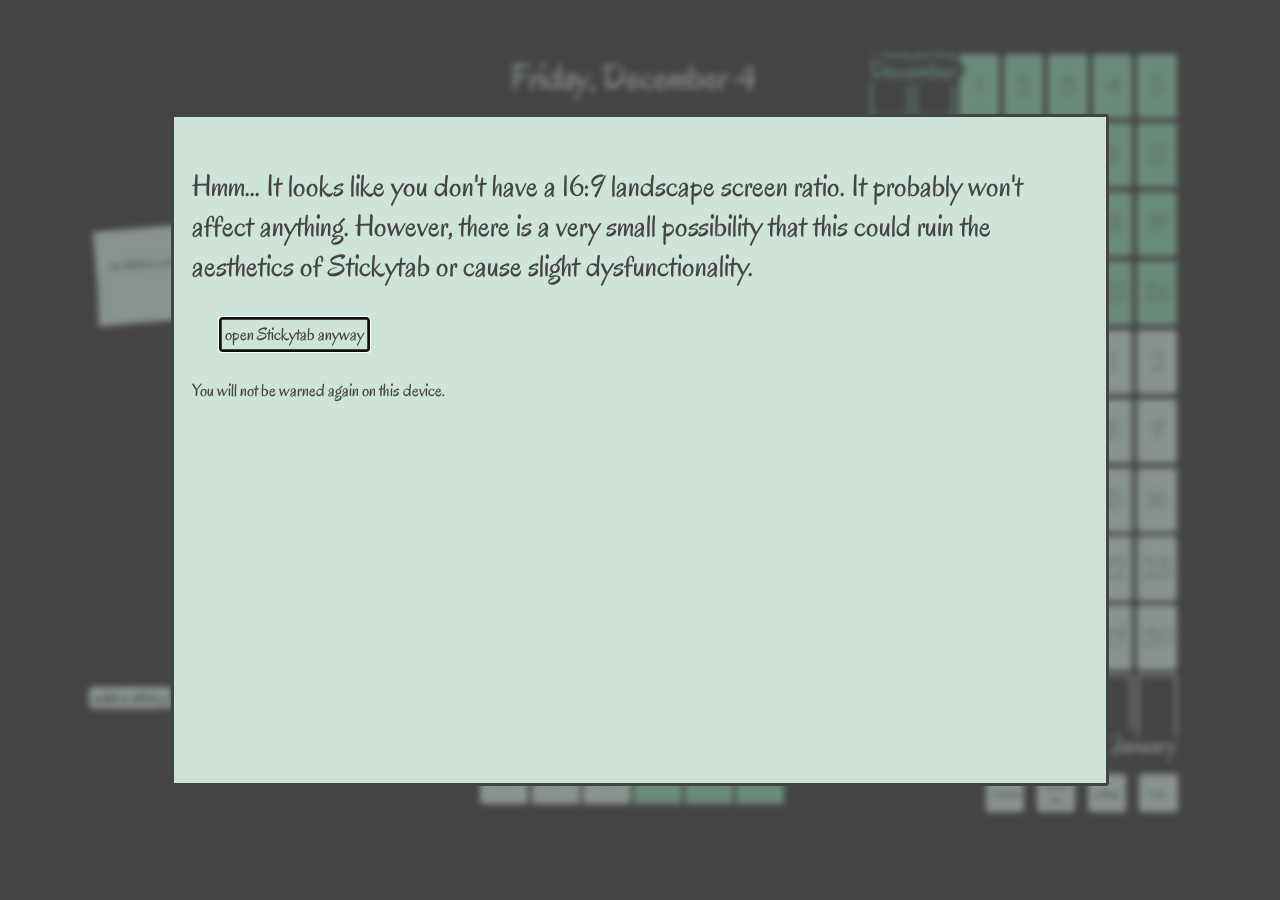
<file: index.html>
<!DOCTYPE html>
<html>
    <head>
        <meta charset="UTF-8">
        <title>New Tab || stickytab by kpoovakan</title>
        <link rel="shortcut icon" type="image/png" href="favicon.png">
        <link rel="preconnect" href="https://fonts.googleapis.com">
        <link rel="preconnect" href="https://fonts.gstatic.com" crossorigin>
        <link href="https://fonts.googleapis.com/css2?family=Oregano:ital@0;1&display=swap" rel="stylesheet">
        <link rel="stylesheet" type="text/css" href="style.css">
        <script src="script.js" defer></script>
    </head>
    <body>
        <iframe src="components/stickies.html" class="stickies"></iframe>
        <div class="info">
            <div style="display: block;">
                <p id="date" class="date"></p>
                <p id="time" class="time"></p>
                <input class="webpage" type="search" id="webpage" name="webpage" autocomplete="off" onclick="this.select()" placeholder="type a WEBPAGE URL then press enter to open webpage" oninput="websearchAutocomplete()" autofocus /></input> <!-- onchange="webpage(this)" -->
                <div class="searchgrid">
                    <input class="websearch" type="search" id="websearch" name="websearch" autocomplete="off" onclick="this.select()" placeholder="type a WEBSEARCH QUERY then press enter to search the web" onchange="websearch(this)" /></input> <!-- oninput -->
                    <select id="searchoption" class="searchoption" onchange="searchOption()">
                        <option value="DuckDuckGo" selected>DuckDuckGo</option>
                        <option value="Google">Google</option>
                        <option value="Bing">Bing</option>
                    </select>
                </div>
                <iframe src="components/calculator.html" class="calculator"></iframe>
            </div>
        </div>
        <div class="components">
            <div class="siteList" style="display: none;">
                <table id="siteList" width="100%;" style="border-collapse: collapse;"></table>
            </div>
            <div class="calendarIframeContainer" onclick="editCalendar()">
                <iframe src="components/calendar.html" class="calendarIframe"></iframe>
            </div>
            <div style="width: 100%; display: flex; justify-content: flex-end;">
                <button class="settingsButtons" onclick="editCalendar()">calendar</button>
                <button class="settingsButtons" onclick="editSites()">saved sites</button>
                <button class="settingsButtons" onclick="editSettings()">settings</button>
                <button class="settingsButtons" style="margin-right: 1vw;" onclick="openHelp()">help</button>
            </div>
        </div>
        <dialog id="editSites">
            <div style="display: flex;">
                <div class="editSitesSpacer"></div>
                <div class="editSitesContent">
                    <p class="editSitesHeader">add a site</p>
                    <input type="text" class="editSitesInput" id="addSite" name="addSite" autocomplete="off" onclick="this.select()" onchange="storageAdd(this.value)" placeholder="press enter to add site.."></input>
                    <p>you must include the http or https at the beginning of the site url.</p>
                </div>
                <div class="editSitesSpacer"></div>
                <div class="editSitesContent">
                    <p class="editSitesHeader">remove a site</p>
                    <div class="siteList">
                        <table id="editSitesList" width="100%;" style="border-collapse: collapse; font-size: 2vh;"></table>
                    </div>
                </div>
                <div class="editSitesSpacer"></div>
            </div>
            <button class="closeDialog" onclick="closeSiteEditor()">save changes and close</button>
        </dialog>
        <dialog id="settings">
            <div style="display: inline; font-size: 2vw;">
                <p style="margin-top: 0;">time format: 
                    <select class="settingsSelect" width="auto" onchange="setTimeFormat(this)">
                        <option value="onload" disabled selected hidden>pick new time format</option>
                        <option value="12">12 HOUR</option>
                        <option value="24">24 HOUR</option>
                    </select>
                //this is the time format for the clock.</p>
                <p>default search engine: 
                    <select class="settingsSelect" width="auto" onchange="setSearchEngine(this)">
                        <option value="onload" disabled selected hidden>pick new engine</option>
                        <option value="DuckDuckGo">Duck Duck Go</option>
                        <option value="Google">Google</option>
                        <option value="Bing">Bing</option>
                    </select>
                // this is the default search engine for websearches.</p>
                <p>Desmos button: 
                    <select class="settingsSelect" width="auto" onchange="setDesmos(this)">
                        <option value="onload" disabled selected hidden>pick new Desmos link</option>
                        <option value="scientific">scientific calculator</option>
                        <option value="calculator">graphing calculator</option>
                        <option value="fourfunction">four function calculator</option>
                        <option value="matrix">matrix calculator</option>
                        <option value="geometry">geometry calculator</option>
                        <option value="3d">3D calculator</option>
                        <option value="notebook">Desmos notebook</option>
                    </select>
                // the Desmos button on the calculator will open this Desmos link.</p>
                <p>include date number behind calendar events: 
                    <select class="settingsSelect" width="auto" onchange="calendarDayNum(this)">
                        <option value="onload" disabled selected hidden>pick setting</option>
                        <option value="0">false</option>
                        <option value="1">true</option>
                    </select>
                // this is a setting for including the date as a number on days that have events. it looks better but decreases readability.</p>
                <!--<p>export or import Stickytab data:<span id="stickysave"></span><br>
                    <button class="settingsButton" onclick="stickyDownload()">download stickies</button>
                    <button class="settingsButton" onclick="calendarDownload()">download calendar data</button>
                    <button class="settingsButton" onclick="preferencesDownload()">download preferences</button>
                    <br>
                    <button class="settingsButton" onclick="stickyUpload()">upload stickies</button>
                    <button class="settingsButton" onclick="calendarUpload()">upload calendar data</button>
                    <button class="settingsButton" onclick="preferencesUpload()">upload preferences</button>-->
                </p>
            </div>
            <button class="closeDialog" onclick="closeSettingsEditor()">save changes and close</button>
        </dialog>
        <dialog id="calendarSettings">
            <div style="display: flex; font-size: 1.314vw; height: 100%; width: 100%; gap: 5%; flex: 0 0 20%;">
                <div style="display: block; height: 100%;">
                    <div style="height: 99%; border: 31px solid var(--colorBackground); margin: 0; box-sizing: border-box;">
                        <iframe src="components/calendar.html" class="calendarIframe" id="calendarSettingsPreview"></iframe>
                    </div>
                </div>
                <div>
                    <p style="text-align: left; font-size: 2vw;">add event</p>
                    <p>select month: 
                        <select class="settingsSelect settingsCalendar" width="auto" id="calendarSetMonth" autocomplete="off">
                            <option value="onload" disabled selected hidden>last month (kidding!)</option>
                            <option value="0">this month</option>
                            <option value="1">next month</option>
                        </select>
                    </p>
                    <p>enter date: 
                        <input type="number" id="calendarSetDate" min="1" max="31" class="settingsSelect settingsCalendar" placeholder="27" autocomplete="off">
                    </p>
                    <p>event title: 
                        <input id="calendarSetDetails" class="settingsInput settingsCalendar" placeholder="Mariposa's birthday" autocomplete="off">
                    </p>
                    <button onclick="calendarAddEvent()" class="settingsButton settingsCalendar">add this event to calendar</button>
                </div>
                <div>
                    <p style="text-align: left; font-size: 2vw;">remove event</p>
                    <p>month to remove from: 
                        <select class="settingsSelect settingsCalendar" width="auto" id="calendarRemoveMonth" onchange="calendarEventsToRemove()" autocomplete="off">
                            <option value="onload" disabled selected hidden>13th month of the year (kidding!)</option>
                            <option value="0">this month</option>
                            <option value="1">next month</option>
                        </select>
                    </p>
                    <p>date for event to remove: 
                        <input type="number" id="calendarRemoveDate" min="1" max="31" class="settingsSelect settingsCalendar" placeholder="25" onchange="calendarEventsToRemove()" autocomplete="off">
                    </p>
                    <p id="calendarRemoveSpecify">please enter all requested data...</p>
                </div>
                <button class="closeDialog" onclick="closeCalendarEditor()">save changes and close</button>
            </div>
        </dialog>
        <div class="searchAutocomplete" id="searchAutocomplete" style="display: none;" onmouseenter="autocompleteTransparent()" onmouseleave="highlightSelection()">
            <p>3.141592653589792384626433...</p>
        </div>
        <dialog id="preventMobile" autofocus tabindex="-1">
            <p style="font-size: 31px;">Hmm... It looks like you don't have a 16:9 landscape screen ratio. It probably won't affect anything. However, there is a very small possibility that this could ruin the aesthetics of Stickytab or cause slight dysfunctionality.</p>
            <button class="closeDialog" style="position: static;" onclick="closeMobileWarning()">open Stickytab anyway</button>
            <p>You will not be warned again on this device.</p>
        </dialog>
        <noscript><dialog open class="noJavaScript">Uh-oh, Stickytab isn't working! To fix this error, you'll need to enable JavaScript.</dialog></noscript>
        <script src="storage.js"></script>
        <script src="search.js" defer></script>
    </body>
</html>
</file>
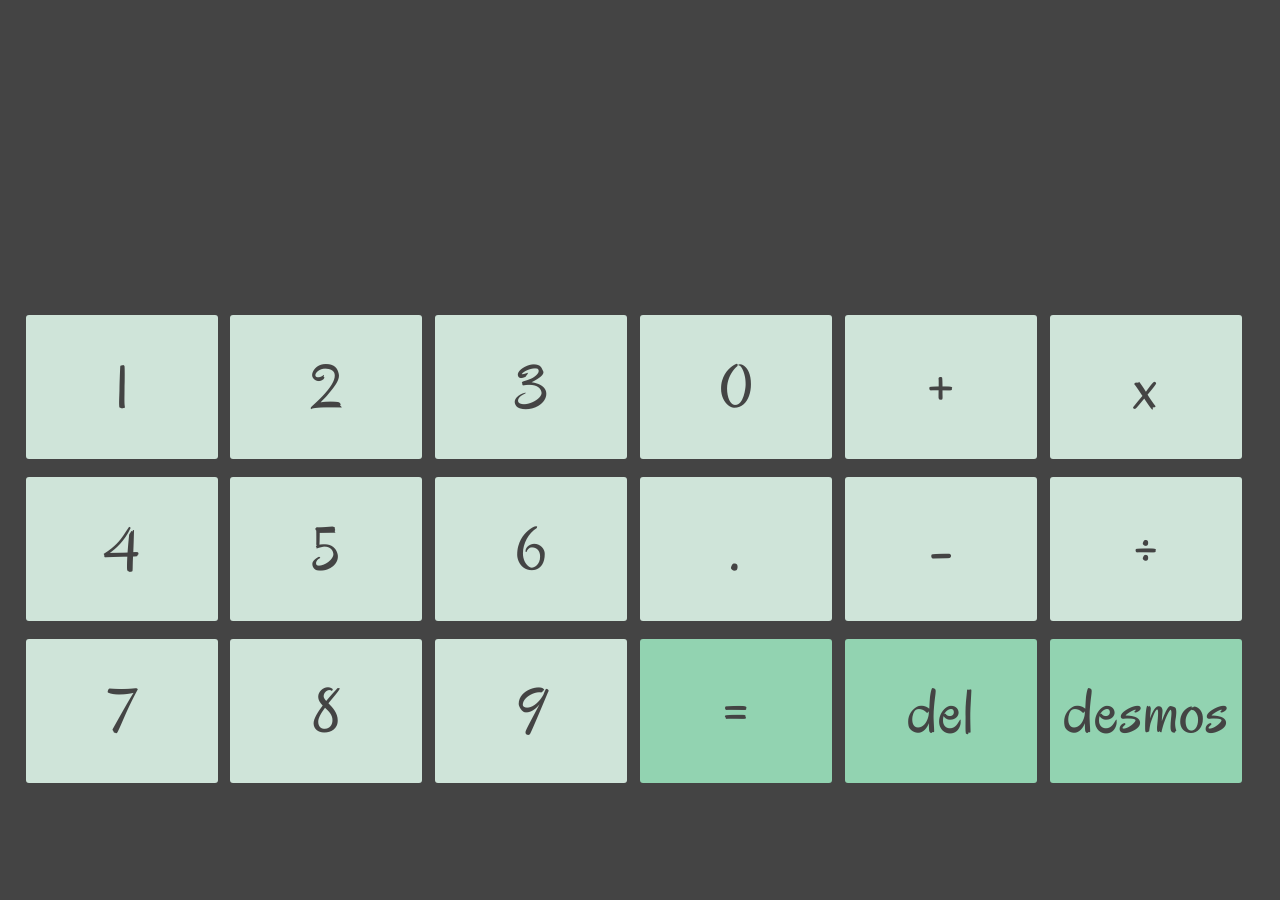
<file: components/calculator.html>
<!DOCTYPE html>
<html>
    <head>
        <meta charset="UTF-8">
        <meta name="robots" content="noindex">
        <link rel="stylesheet" type="text/css" href="../style.css">
        <link rel="preconnect" href="https://fonts.googleapis.com">
        <link rel="preconnect" href="https://fonts.gstatic.com" crossorigin>
        <link href="https://fonts.googleapis.com/css2?family=Oregano:ital@0;1&display=swap" rel="stylesheet">
        <script src="calculator.js"></script>
    </head>
    <body>
        <div class="calculatorContainer" id="calculatorContainer">
            <div class="calculatorAnswer" id="answer"></div>
            <div class="buttonRow">
                <button class="calculatorButtons" onclick="updateCurrentValue(1)">1</button>
                <button class="calculatorButtons" onclick="updateCurrentValue(2)">2</button>
                <button class="calculatorButtons" onclick="updateCurrentValue(3)">3</button>
                <button class="calculatorButtons" onclick="updateCurrentValue(0)">0</button>
                <button class="calculatorButtons" onclick="action('add')">+</button>
                <button class="calculatorButtons" onclick="action('multiply')">x</button>
            </div>
            <div class="buttonRow">
                <button class="calculatorButtons" onclick="updateCurrentValue(4)">4</button>
                <button class="calculatorButtons" onclick="updateCurrentValue(5)">5</button>
                <button class="calculatorButtons" onclick="updateCurrentValue(6)">6</button>
                <button class="calculatorButtons" onclick="updateCurrentValue('decimal')">.</button>
                <button class="calculatorButtons" onclick="action('subtract')">-</button>
                <button class="calculatorButtons" onclick="action('divide')">÷</button>
            </div>
            <div class="buttonRow">
                <button class="calculatorButtons" onclick="updateCurrentValue(7)">7</button>
                <button class="calculatorButtons" onclick="updateCurrentValue(8)">8</button>
                <button class="calculatorButtons" onclick="updateCurrentValue(9)">9</button>
                <button class="calculatorButtons calculatorButtonsAccent" onclick="equals()">=</button>
                <button class="calculatorButtons calculatorButtonsAccent" onclick="del()">del</button>
                <button class="calculatorButtons calculatorButtonsAccent" onclick="openDesmos()">desmos</button>
            </div>
        </div>
    </body>
</html>
</file>
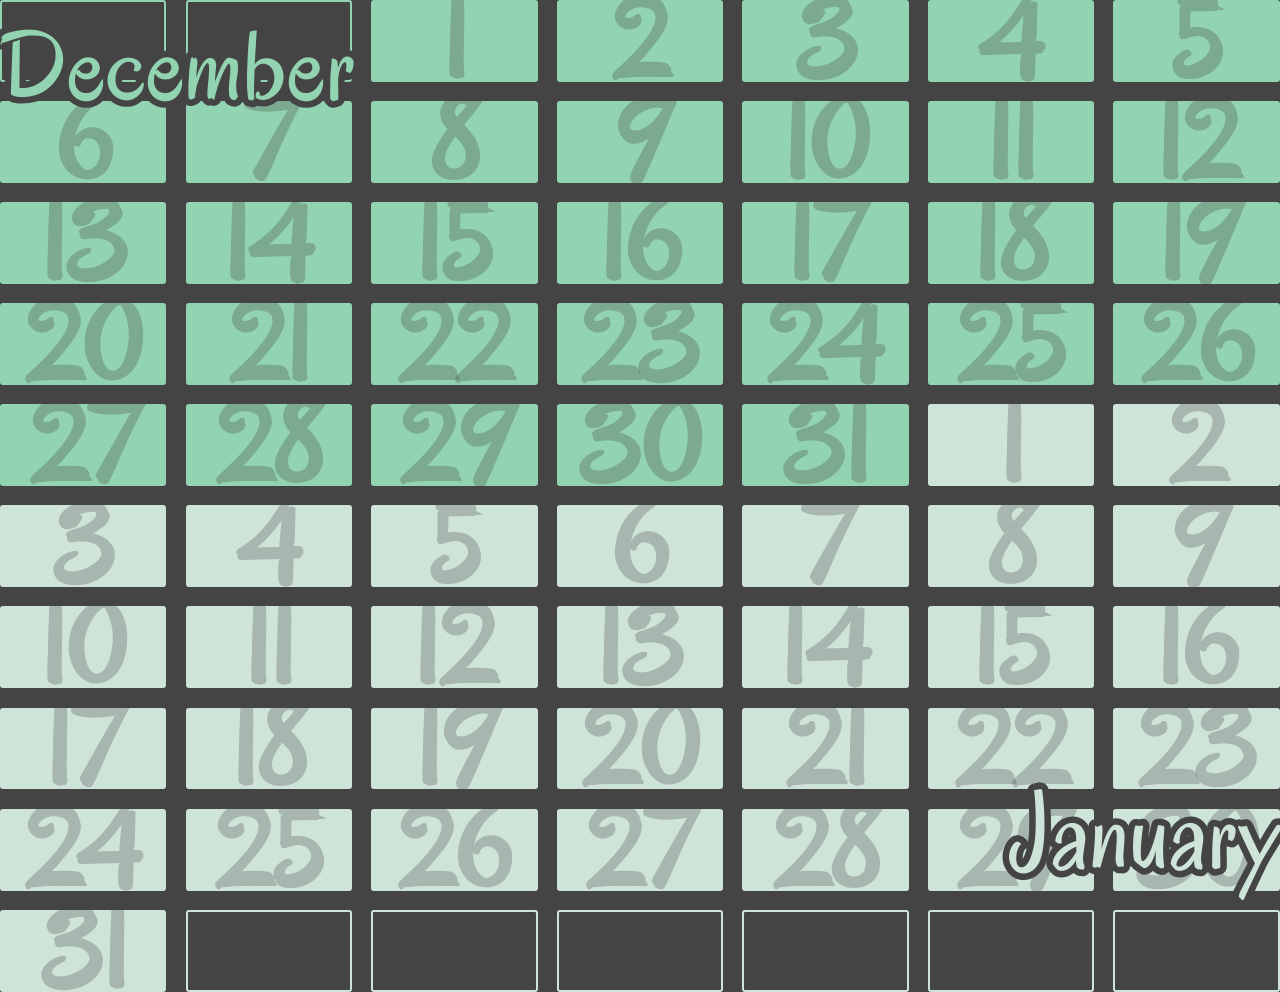
<file: components/calendar.html>
<!DOCTYPE html>
<html>
    <head>
        <meta charset="UTF-8">
        <meta name="robots" content="noindex">
        <link rel="stylesheet" type="text/css" href="../style.css">
        <link rel="preconnect" href="https://fonts.googleapis.com">
        <link rel="preconnect" href="https://fonts.gstatic.com" crossorigin>
        <link href="https://fonts.googleapis.com/css2?family=Oregano:ital@0;1&display=swap" rel="stylesheet">
        <script src="calendar.js"></script>
    </head>
    <body>
        <div class="calendarContainer">
            <div class="calendarWeek" id="week0"></div>
            <div class="calendarWeek" id="week1"></div>
            <div class="calendarWeek" id="week2"></div>
            <div class="calendarWeek" id="week3"></div>
            <div class="calendarWeek" id="week4"></div>
            <div class="calendarWeek" id="week5"></div>
            <div class="calendarWeek" id="week6"></div>
            <div class="calendarWeek" id="week7"></div>
            <div class="calendarWeek" id="week8"></div>
            <div class="calendarWeek" id="week9"></div>
            <div class="calendarWeek" id="week10"></div>
            <div class="calendarWeek" id="week11"></div>
            <div class="calendarWeek" id="week12"></div>
            <div class="calendarWeek" id="week13"></div>
            <p class="calendarMonthTop" id="monthCurrent"></p>
            <p class="calendarMonthBottom" id="monthNext"></p>
    </body>
</html>
</file>
<file: style.css>
:root {
    --colorBackground: #444444;
    --colorForeground: #cfe4d9;
    --colorAccent: #92d3b1;
}

body {
    background-color: var(--colorBackground);
    color: var(--colorForeground);
    margin: 0px;
    padding: 0px;
    font-family: "Oregano", cursive;
    font-weight: 400;
    font-style: normal;
    display: flex;
    width: 100%;
    a:link, a:visited{
        color: var(--colorAccent);
        text-decoration: none;
        font-weight: 700;
    }
    a:hover{
        cursor: pointer;
    }
}

.stickies {
    margin: 6vh 6vw;
    margin-right: 3vw;
    width: 25vw;
    height: 88vh;
    border: none;
}

.info {
    margin: 6vh 3vw;
    width: 25vw;
    height: 36vh;
    text-align: center;
}

.date {
    width: 100%;
    height: 12vh;
    font-size: 4vh;
    margin: 0px;
    overflow: auto;
}

.time {
    width: 100%;
    height: 24vh;
    font-size: 10cqw;
    margin: 0px;
    overflow-x: auto;
    overflow-y: hidden;
    font-weight: 700;
    transform: translateY(-3cqw);
}

.searchgrid {
    width: 100%;
    display: flex;
}

.searchoption {
    width: max(10%, 45px);
    height: 4vh;
    font-size: 1.314vh;
    font-family: "Oregano", cursive;
    border: none;
    background-color: var(--colorForeground);
    color: var(--colorBackground);
    border-radius: 3px;
}

.websearch {
    width: 90%;
    height: 4vh;
    margin: 0px;
    padding: 1vh;
    border: none;
    background-color: var(--colorForeground);
    color: var(--colorBackground);
    border-radius: 3px;
    font-family: "Oregano", cursive;
    font-size: 1.7vh;
}

.websearch:focus {
    outline: none;
}

.webpage {
    width: 100%;
    height: 4vh;
    margin: 0px;
    margin-bottom: 2vh;
    padding: 1vh;
    border: none;
    background-color: var(--colorForeground);
    color: var(--colorBackground);
    border-radius: 3px;
    font-family: "Oregano", cursive;
    font-size: 1.7vh;
}

.webpage:focus {
    outline: none;
}

.calculator {
    width: 100%;
    height: 36vh;
    margin: 6vh 0px;
    margin-bottom: 0px;
    border: none;
    outline: none;
}

.components {
    margin: 6vh 3vw;
    width: 25vw;
    height: 88vh;
}

.siteList {
    height: 77vh;
    width: 100%;
    margin: 0px;
    font-size: 2.5vh;
    overflow: auto;
}

.siteListLeft {
    text-align: left;
    padding: 0px;
    padding-left: 1vw;
    width: 50%;
    margin: 0px;
    word-break: break-all;
    a:link, a:visited, a:hover{
        color: var(--colorForeground);
        font-weight: 400;
    }
}

.siteListRight {
    text-align: right;
    padding: 0px;
    padding-right: 1vw;
    width: 50%;
    margin: 0px;
    word-break: break-all;
    a:link, a:visited, a:hover{
        color: var(--colorForeground);
        font-weight: 400;
    }
}

.siteListHeading {
    padding-left: 0px;
    padding-right: 0px;
    padding-bottom: 2vh;
    font-size: 2.5vh;
    a:link, a:visited{
        color: var(--colorForeground);
        font-weight: 700;
        text-decoration: none;
    }
    a:hover{
        cursor: pointer;
    }
}

dialog {
    background-color: transparent;
    color: var(--colorBackground);
    font-size: 2vh;
    width: 70vw;
    height: 70vh;
    overflow: auto;
    outline: none;
    border: 3px solid var(--colorBackground);
    border-radius: 3px;
    animation-name: dialogAnimation;
    animation-duration: 0.314s;
    background-color: var(--colorForeground);
}

@keyframes dialogAnimation {
    from {background-color: transparent;}
    to {background-color: var(--colorForeground);}
}

dialog::backdrop {
    background-color: color-mix(in oklab, #00000000 50%, var(--colorBackground));
    backdrop-filter: blur(3px);
}

.closeDialog {
    position: fixed;
    display: block;
    bottom: 9vh;
    right: 13vw;
    background-color: var(--colorForeground);
    color: var(--colorBackground);
    border: 3px solid var(--colorBackground);
    border-radius: 3px;
    font-size: 2vh;
    margin: 3vh;
    font-family: "Oregano", cursive;
    padding: 3px;
}

.closeDialog:hover {
    background-color: var(--colorBackground);
    color: var(--colorForeground);
    /*border: 3px solid var(--colorForeground);*/
    cursor: pointer;
}

.editSitesSpacer {
    display: block;
    border: none;
    width: 10%;
    height: auto;
}

.editSitesContent {
    display: block;
    /*border: 3px solid var(--colorBackground);*/
    width: 35%;
    height: auto;
}

.editSitesHeader {
    font-size: 3vw;
    text-align: center;
    font-weight: 700;
    margin-top: 0px;
}

.editSitesInput {
    background-color: var(--colorBackground);
    color: var(--colorForeground);
    outline: none;
    border: none;
    border-radius: 3px;
    width: 100%;
    padding: 13px;
    box-sizing: border-box;
    font-family: "Oregano", cursive;
    font-size: 1.5vw;
}

.editSitesList {
    height: auto;
    width: 100%;
    margin: 0px;
    font-size: 2vh;
    overflow: auto;
}

.editSitesListLeft {
    text-align: left;
    padding: 0px;
    padding-left: 1vw;
    width: 50%;
    margin: 0px;
    a:link, a:visited, a:hover{
        color: var(--colorBackground);
        font-weight: 400;
    }
}

.editSitesListRight {
    text-align: right;
    padding: 0px;
    padding-right: 1vw;
    width: 50%;
    margin: 0px;
    a:link, a:visited, a:hover{
        color: var(--colorBackground);
        font-weight: 400;
    }
}

.editSitesListHeading {
    padding-left: 0px;
    padding-right: 0px;
    padding-bottom: 2vh;
    font-size: 2vh;
    a:link, a:visited{
        color: var(--colorBackground);
        font-weight: 700;
        text-decoration: none;
    }
    a:hover{
        cursor: pointer;
    }
}

.settingsButtons /*close settings*/ {
    display: block;
    width: 3vw;
    height: 3vw;
    background-color: var(--colorForeground);
    color: var(--colorBackground);
    font-size: 0.8vw;
    box-sizing: border-box;
    border-radius: 3px;
    border: none;
    outline: none;
    font-family: "Oregano", cursive;
    text-align: center;
    padding: auto;
    /*letter-spacing: 1.5px;*/
    margin-left: 1vw;
}

.settingsButtons:hover {
    cursor: pointer;
    background-color: transparent;
    color: var(--colorForeground);
    border: 2px solid var(--colorForeground);

}

.settingsSelect {
    background-color: var(--colorBackground);
    color: var(--colorForeground);
    outline: none;
    border: none;
    border-radius: 3px;
    font-family: "Oregano", cursive;
    font-size: 1.5vw;
    padding: 13px;
    text-align: center;
}

.calculatorButtons {
    outline: none;
    border: none;
    border-radius: 3px;
    background-color: var(--colorForeground);
    color: var(--colorBackground);
    font-family: "Oregano", cursive;
    padding: 3px;
    font-size: 5vw;
    width: 15vw;
    height: 16vh;
    margin: 1vh 0px;
    margin-left: 1vw;
}

.calculatorButtonsAccent {
    background-color: var(--colorAccent);
}

.calculatorButtons:hover {
    cursor: pointer;
    background-color: var(--colorBackground);
    border: 2px solid var(--colorForeground);
    color: var(--colorForeground);
}

.calculatorButtonsAccent:hover {
    border: 2px solid var(--colorAccent);
    color: var(--colorAccent);
}

.buttonRow {
    display: flex;
    margin: 0px;
    margin-left: 1vw;
    margin-right: 3vw;
    padding: 0px;
}

.calculatorContainer {
    display: block;
    margin: 0px;
    padding: 0px;
}

.calculatorAnswer {
    margin: 1vh 1vw;
    height: 32vh;
    width: 90vw;
    font-size: 24vh;
    overflow: auto;
    text-align: right;
}

input::-webkit-search-cancel-button {
  -webkit-appearance: none;
  display: none;
}

input::-ms-clear {
  display: none;
  width: 0;
  height: 0;
}

.searchAutocomplete {
    position: fixed;
    /*top: 7vh;*/
    bottom: 58vh;
    left: 37vw;
    right: 37vw;
    width: 25vw;
    height: min(auto, 35vh);
    z-index: 314;
    background-color: var(--colorForeground);
    color: var(--colorBackground);
    outline: none;
    border: 2px solid var(--colorBackground);
    border-radius: 3px;
    margin: 0;
    padding: 0;
    box-sizing: border-box;
    overflow: auto;
}

.searchAutocompleteAnimation {
    overflow: hidden;
    position: fixed;
    animation: showAutocomplete 2s ease-in;
}
/* the animation code is here for reference.
the animation is not actually used. */
@keyframes showAutocomplete {
    0% {
        top: 31vh;
    }
    50% {
        top: 12vh;
    }
    100% {
        top: 7vh;
    }
}

.autocompleteOption {
    margin: 0;
    padding: 0.3vw;
    background-color: transparent;
    border: none;
    outline: none;
    font-family: "Oregano", cursive;
    width: 100%;
    height: auto;
    text-align: right;
    font-size: inherit;
    font-weight: normal;
    color: var(--colorBackground);
}

.autocompleteOption:hover {
    background-color: var(--colorAccent) !important;
    cursor: pointer;
}

.noJavaScript {
    box-sizing: border-box;
    width: 100vw;
    height: 100vh;
    margin: 0;
    background-color: var(--colorBackground);
    color: var(--colorForeground);
    font-size: 31px;
}

.calendarContainer {
    display: block;
    margin: 0px;
    padding: 0px;
    width: 100vw;
    height: 100vh;
    position: relative;
}

.calendarWeek {
    display: flex;
    width: 100%;
    gap: 1.5vw;
    margin-bottom: 1.5vw;
}

.calendarDay, .calendarDisabled {
    height: 13vh;
    width: 13vw;
    display: block;
    box-sizing: border-box !important;
    margin: 0;
    background-color: var(--colorForeground);
    color: var(--colorBackground);
    padding: 13px;
    border-radius: 3px;
    overflow: auto;
    position: relative;
}

.calendarDisabled {
    background-color: var(--colorBackground);
    color: var(--colorForeground);
    border: 2px solid var(--colorForeground);
    box-sizing: border-box;
}

.calendarDay p {
    margin: 0;
    font-weight: 600;
}

.calendarDay h1 {
    position: absolute;
    top: 50%;
    left: 50%;
    transform: translate(-50%, -50%);
    display: block;
    margin: 0 auto;
    color: color-mix(in oklab, #00000000 71%, var(--colorBackground));
    font-size: 9cqw;
}

.calendarIframe {
    height: 100%;
    width: 100%;
    overflow: auto;
    border: none;
    outline: none;
}

.calendarIframeContainer {
    height: 80vh;
    width: 100%;
    margin: 0;
    padding: 0;
    padding-right: 1vw;
    padding-bottom: 1vw;
    overflow: hidden;
    display: block;
    box-sizing: border-box;
}

.calendarMonthTop, .calendarMonthBottom {
    position: absolute;
    margin: 0;
    font-size: 8cqw;
    color: var(--colorForeground);
    -webkit-text-stroke: 13px var(--colorBackground);
    paint-order: stroke fill;
}

.calendarMonthTop:hover, .calendarMonthBottom:hover {
    animation: 0.314s dissolveMonth;
    animation-fill-mode: forwards;
    cursor: default;
}

@keyframes dissolveMonth {
    from {
        color: var(--colorForeground);
        -webkit-text-stroke: 13px var(--colorBackground);
        paint-order: stroke fill;
    }
    to {
        color: transparent;
        -webkit-text-stroke: 0px transparent;
        paint-order: stroke fill;
    }
}

.calendarMonthBottom {
    bottom: 0;
    right: 0;
}

.calendarMonthTop {
    top: 0;
    left: 0;
    color: var(--colorAccent);
}

.calendarCurrentMonth {
    background-color: var(--colorAccent);
}

.calendarCurrentDisabled {
    border-color: var(--colorAccent);
}

.calendarDayInfoWrap {
    word-break: break-all;
}

.calendarDayInfoScroll {
    word-break: keep-all;
}

.calendarDayInfo0 {
    color: var(--colorBackground);
    -webkit-text-stroke: 13px var(--colorAccent);
    paint-order: stroke fill;
}

.calendarDayInfo1 {
    color: var(--colorBackground);
    -webkit-text-stroke: 13px var(--colorForeground);
    paint-order: stroke fill;
}

.settingsInput {
    background-color: var(--colorBackground);
    color: var(--colorForeground);
    font-family: "Oregano", cursive;
    font-size: 1.5vw;
    padding: 1vh;
    outline: none;
    border: none;
    border-radius: 3px;
}

.settingsButton /*actual button*/{
    background-color: var(--colorBackground);
    color: var(--colorForeground);
    font-size: 1.5vw;
    padding: 1vh;
    outline: none;
    box-sizing: border-box;
    border: 3px solid var(--colorBackground);
    border-radius: 3px;
    font-family: "Oregano", cursive;
    margin: 3px;
    margin-left: 0;
}

.settingsButton:hover {
    cursor: pointer;
    color: var(--colorBackground);
    background-color: var(--colorForeground);
}

.settingsCalendar {
    font-size: 1.1314vw;
}
</file>
